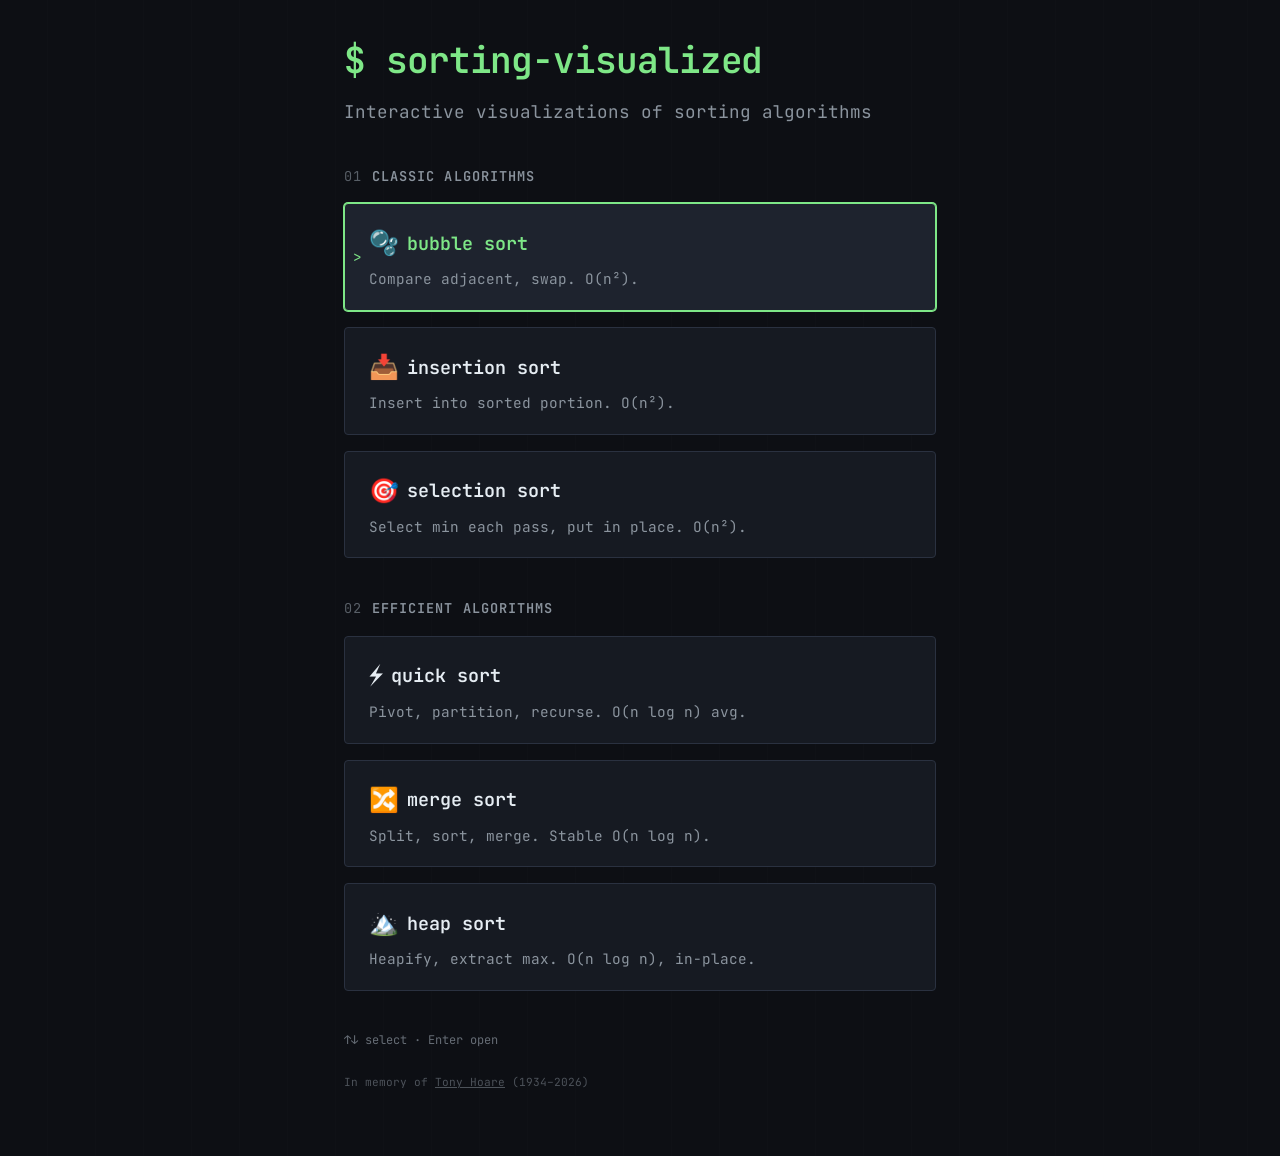
<file: index.html>
<!DOCTYPE html>
<html lang="en">
<head>
  <meta charset="UTF-8">
  <meta name="viewport" content="width=device-width, initial-scale=1.0">
  <title>Sorting Visualized</title>
  <link rel="stylesheet" href="styles.css">
  <link rel="preconnect" href="https://fonts.googleapis.com">
  <link rel="preconnect" href="https://fonts.gstatic.com" crossorigin>
  <link href="https://fonts.googleapis.com/css2?family=JetBrains+Mono:wght@400;600&family=Outfit:wght@400;600;700&display=swap" rel="stylesheet">
</head>
<body>
  <main class="main terminal" id="terminal">
    <h1 class="terminal-title">$ sorting-visualized</h1>
    <p class="subtitle">Interactive visualizations of sorting algorithms</p>

    <section class="section">
      <h2 class="section-title" data-index="01">Classic algorithms</h2>
      <div class="cards">
        <a href="bubble-sort.html" class="card">
          <div class="card-heading"><span class="card-icon">🫧</span> <h3 class="card-title">Bubble Sort</h3></div>
          <p class="card-desc">Compare adjacent, swap. O(n²).</p>
        </a>
        <a href="insertion-sort.html" class="card">
          <div class="card-heading"><span class="card-icon">📥</span> <h3 class="card-title">Insertion Sort</h3></div>
          <p class="card-desc">Insert into sorted portion. O(n²).</p>
        </a>
        <a href="selection-sort.html" class="card">
          <div class="card-heading"><span class="card-icon">🎯</span> <h3 class="card-title">Selection Sort</h3></div>
          <p class="card-desc">Select min each pass, put in place. O(n²).</p>
        </a>
      </div>
    </section>

    <section class="section">
      <h2 class="section-title" data-index="02">Efficient algorithms</h2>
      <div class="cards">
        <a href="quick-sort.html" class="card">
          <div class="card-heading"><span class="card-icon">⚡</span> <h3 class="card-title">Quick Sort</h3></div>
          <p class="card-desc">Pivot, partition, recurse. O(n log n) avg.</p>
        </a>
        <a href="merge-sort.html" class="card">
          <div class="card-heading"><span class="card-icon">🔀</span> <h3 class="card-title">Merge Sort</h3></div>
          <p class="card-desc">Split, sort, merge. Stable O(n log n).</p>
        </a>
        <a href="heap-sort.html" class="card">
          <div class="card-heading"><span class="card-icon">🏔️</span> <h3 class="card-title">Heap Sort</h3></div>
          <p class="card-desc">Heapify, extract max. O(n log n), in-place.</p>
        </a>
      </div>
    </section>

    <p class="terminal-hint">↑↓ select · Enter open</p>
    <p class="terminal-dedication">In memory of <a href="https://en.wikipedia.org/wiki/Tony_Hoare" target="_blank" rel="noopener">Tony Hoare</a> (1934–2026)</p>
  </main>

  <script>
    (function () {
      const main = document.getElementById('terminal');
      const cards = Array.from(document.querySelectorAll('.terminal .card'));
      if (!cards.length) return;

      let selectedIndex = 0;

      function updateSelection() {
        cards.forEach((card, i) => {
          card.classList.toggle('selected', i === selectedIndex);
          if (i === selectedIndex) card.focus({ preventScroll: true });
        });
      }

      document.addEventListener('keydown', function (e) {
        if (!main.contains(document.activeElement)) return;
        if (e.key === 'ArrowDown') {
          e.preventDefault();
          selectedIndex = (selectedIndex + 1) % cards.length;
          updateSelection();
        } else if (e.key === 'ArrowUp') {
          e.preventDefault();
          selectedIndex = (selectedIndex - 1 + cards.length) % cards.length;
          updateSelection();
        } else if (e.key === 'Enter') {
          e.preventDefault();
          window.location.href = cards[selectedIndex].href;
        }
      });

      cards.forEach((card, i) => {
        card.setAttribute('tabindex', '0');
        card.addEventListener('click', () => { selectedIndex = i; updateSelection(); });
      });

      updateSelection();
      main.setAttribute('tabindex', '0');
      main.focus();
    })();
  </script>
</body>
</html>
</file>
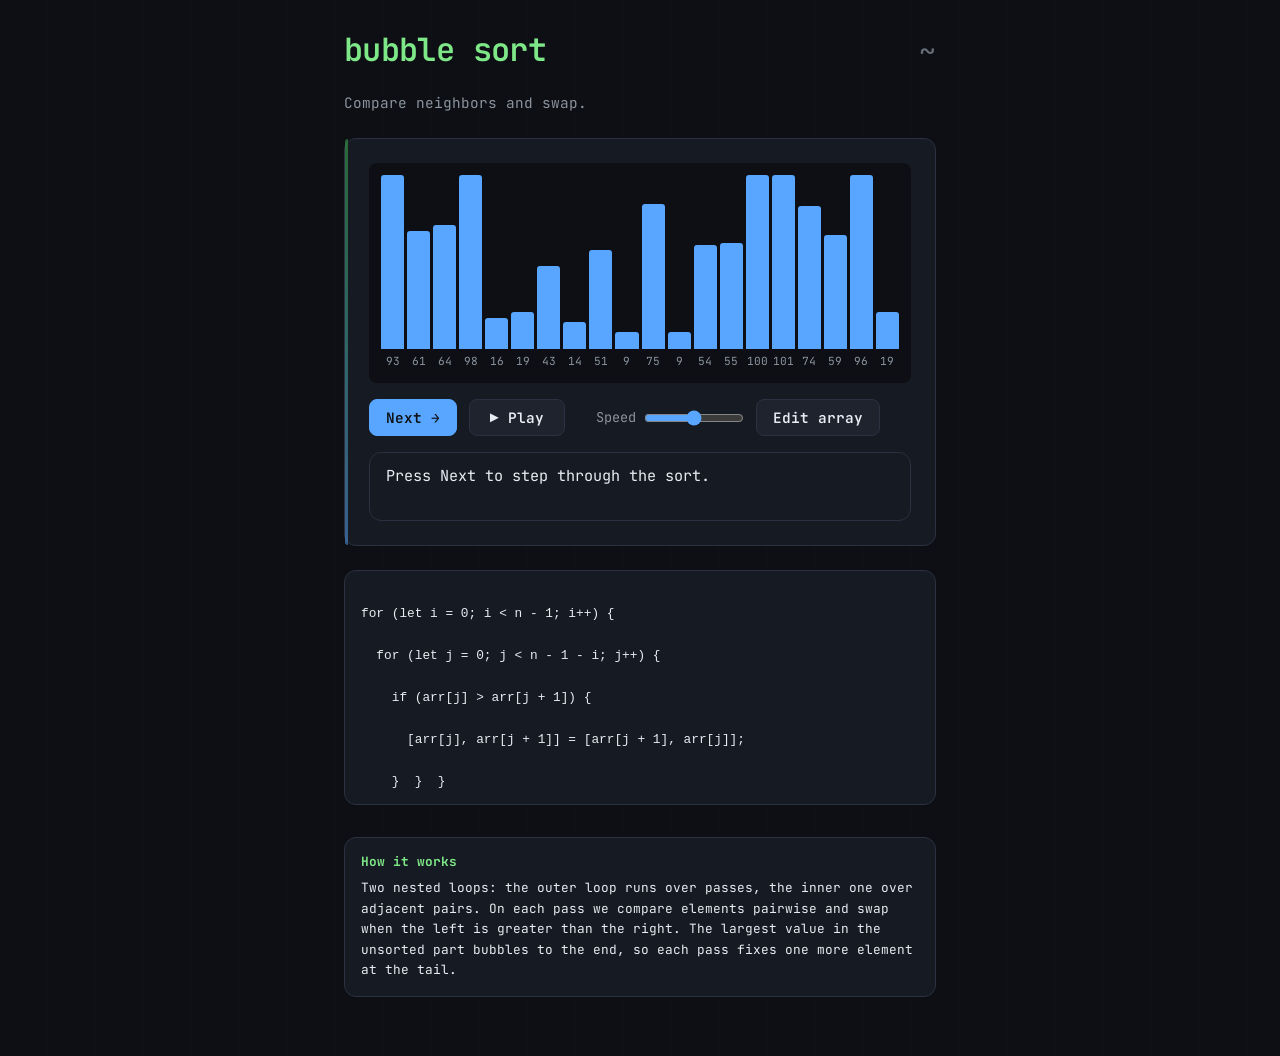
<file: bubble-sort.html>
<!DOCTYPE html>
<html lang="en">
<head>
  <meta charset="UTF-8">
  <meta name="viewport" content="width=device-width, initial-scale=1.0">
  <title>Bubble Sort — Sorting Visualized</title>
  <link rel="stylesheet" href="styles.css">
  <link rel="preconnect" href="https://fonts.googleapis.com">
  <link rel="preconnect" href="https://fonts.gstatic.com" crossorigin>
  <link href="https://fonts.googleapis.com/css2?family=JetBrains+Mono:wght@400;600&family=Outfit:wght@400;600;700&display=swap" rel="stylesheet">
</head>
<body>
  <main class="page-main algorithm-page">
    <div class="page-header">
      <h1 class="page-title">bubble sort</h1>
      <a href="index.html" class="home-icon" aria-label="Back to home">~</a>
    </div>
    <p class="page-desc">Compare neighbors and swap.</p>

    <div class="viz-panel">
      <div class="viz-canvas" id="canvas"></div>
      <div class="controls">
        <div class="controls-row controls-row-first">
          <button type="button" class="btn btn-primary" id="btnNext">Next →</button>
          <button type="button" class="btn" id="btnPlay">▶ Play</button>
        </div>
        <div class="controls-row controls-row-second">
          <div class="slider-wrap">
            <label>Speed</label>
            <input type="range" id="speed" min="1" max="100" value="50">
          </div>
          <button type="button" class="btn array-apply" id="btnSetArray">Edit array</button>
        </div>
        <div class="controls-row controls-row-array">
          <div class="array-edit" id="arrayEdit">
            <label class="array-label" for="arrayInput">Array</label>
            <input
              id="arrayInput"
              class="array-input"
              type="text"
              inputmode="numeric"
              autocomplete="off"
              placeholder="e.g. 5, 2, 9, 1, 7"
            />
          </div>
        </div>
      </div>
      <div class="status-block">
        <p class="status-line" id="status" aria-live="polite"></p>
      </div>
    </div>

    <section class="code-section" aria-label="Algorithm code">
      <div class="code-block">
        <pre class="code-pre"><code id="tscode">
<span class="code-line" data-line="1"><span class="code-line-src">for (let i = 0; i &lt; n - 1; i++) {</span><span class="code-line-vals" data-vals-line="1"></span></span>
<span class="code-line" data-line="2"><span class="code-line-src">  for (let j = 0; j &lt; n - 1 - i; j++) {</span><span class="code-line-vals" data-vals-line="2"></span></span>
<span class="code-line" data-line="3"><span class="code-line-src">    if (arr[j] &gt; arr[j + 1]) {</span><span class="code-line-vals" data-vals-line="3"></span></span>
<span class="code-line" data-line="4"><span class="code-line-src">      [arr[j], arr[j + 1]] = [arr[j + 1], arr[j]];</span><span class="code-line-vals" data-vals-line="4"></span></span>
<span class="code-line" data-line="5"><span class="code-line-src">    }  }  }</span><span class="code-line-vals" data-vals-line="5"></span></span></code></pre>
      </div>
    </section>

    <div class="code-block info-box-how">
      <strong>How it works</strong>
      <p>Two nested loops: the outer loop runs over passes, the inner one over adjacent pairs. On each pass we compare elements pairwise and swap when the left is greater than the right. The largest value in the unsorted part bubbles to the end, so each pass fixes one more element at the tail.</p>
    </div>
  </main>

  <script>
    const canvas = document.getElementById('canvas');
    const btnPlay = document.getElementById('btnPlay');
    const btnNext = document.getElementById('btnNext');
    const btnSetArray = document.getElementById('btnSetArray');
    const arrayEdit = document.getElementById('arrayEdit');
    const arrayInput = document.getElementById('arrayInput');
    const speedInput = document.getElementById('speed');
    const statusEl = document.getElementById('status');

    let arr = [];
    let comparing = new Set();
    let sorted = new Set();
    let animationId = null;
    let isRunning = false;
    let stepGenerator = null;

    function randomArray(n) {
      const a = [];
      for (let i = 0; i < n; i++) a.push(Math.floor(Math.random() * 100) + 5);
      return a;
    }

    function render() {
      const max = Math.max(...arr);
      canvas.innerHTML = '';
      arr.forEach((val, i) => {
        const wrapper = document.createElement('div');
        wrapper.className = 'bar-wrapper';

        const bar = document.createElement('div');
        bar.className = 'bar';
        if (sorted.has(i)) bar.classList.add('sorted');
        else if (comparing.has(i)) bar.classList.add('compare');
        bar.style.height = `${(val / max) * 100}%`;
        bar.title = `${val} (index ${i})`;

        const label = document.createElement('span');
        label.className = 'bar-label';
        label.textContent = String(val);

        wrapper.appendChild(bar);
        wrapper.appendChild(label);
        canvas.appendChild(wrapper);
      });
    }

    function setStatus(text) {
      statusEl.textContent = text;
    }

    function highlightCode(phase, i, j, a, b) {
      document.querySelectorAll('.code-line.active').forEach(el => el.classList.remove('active'));
      document.querySelectorAll('.code-line-vals').forEach(el => { el.textContent = ''; el.classList.remove('active'); });
      if (!phase) return;
      let line;
      if (phase === 'outer') line = 1;
      else if (phase === 'inner') line = 2;
      else if (phase === 'compare') line = 3;
      else if (phase === 'swap') line = 4;
      else return;
      document.querySelectorAll(`.code-line[data-line="${line}"]`).forEach(el => el.classList.add('active'));
      const setVals = (lineNo, text) => {
        const el = document.querySelector(`.code-line-vals[data-vals-line="${lineNo}"]`);
        if (el) { el.textContent = text; el.classList.add('active'); }
      };
      if (i != null) setVals(1, `i = ${i}`);
      if (j != null) setVals(2, `j = ${j}`);
      if (a != null && b != null) {
        setVals(3, `arr[j]=${a}, arr[j+1]=${b}`);
        if (phase === 'swap') setVals(4, `arr[j]=${a}, arr[j+1]=${b}`);
      }
    }

    function applyArray(newArr) {
      arr = newArr.slice();
      comparing.clear();
      sorted.clear();
      stepGenerator = null;
      setStatus('Press Next to step through the sort.');
      highlightCode(null);
      render();
    }

    function shuffle() {
      if (isRunning) return;
      const n = 20;
      applyArray(randomArray(n));
    }

    function parseArrayInput(text) {
      const raw = text.split(/[,\\s]+/).map(s => s.trim()).filter(Boolean);
      if (!raw.length) return null;
      const nums = raw.map(Number);
      if (nums.some(n => Number.isNaN(n))) return null;
      if (nums.length < 2 || nums.length > 40) return null;
      return nums;
    }

    function stepNext() {
      if (isRunning) return;
      if (!stepGenerator) stepGenerator = bubbleSort();
      const { done } = stepGenerator.next();
      if (done) {
        stepGenerator = null;
        highlightCode(null);
      }
      render();
    }

    function* bubbleSort() {
      const n = arr.length;
      for (let i = 0; i < n - 1; i++) {
        const iter = i + 1;
        setStatus(`Iteration ${iter}: starting outer loop\nWe will compare all adjacent pairs for this pass.`);
        highlightCode('outer', i, null, null, null);
        render();
        yield;
        for (let j = 0; j < n - 1 - i; j++) {
          const comp = j + 1;
          setStatus(`Iteration ${iter}, comparison ${comp}: moving inner loop\nNow j = ${j}.`);
          highlightCode('inner', i, j, null, null);
          render();
          yield;
          const a = arr[j];
          const b = arr[j + 1];
          comparing.clear();
          comparing.add(j);
          comparing.add(j + 1);
          const header = `Iteration ${iter}, comparison ${comp}: comparing ${a} and ${b}`;
          const outcome = a > b
            ? 'First is larger, swapping.'
            : 'First is not larger, order is fine.';
          setStatus(`${header}\n${outcome}`);
          highlightCode('compare', i, j, a, b);
          render();
          yield;
          if (arr[j] > arr[j + 1]) {
            highlightCode('swap', i, j, a, b);
            [arr[j], arr[j + 1]] = [arr[j + 1], arr[j]];
            render();
            yield;
          }
        }
        sorted.add(n - 1 - i);
      }
      sorted.add(0);
      comparing.clear();
      setStatus('Done: array is sorted.');
      highlightCode(null);
      render();
    }

    function run() {
      if (isRunning) return;
      isRunning = true;
      btnPlay.textContent = '⏸ Pause';
      btnPlay.onclick = pause;
      if (!stepGenerator) stepGenerator = bubbleSort();
      const delay = () => 200 - (speedInput.value * 1.8);

      function step() {
        const { value, done } = stepGenerator.next();
        if (done) {
          isRunning = false;
          btnPlay.textContent = '▶ Play';
          btnPlay.onclick = run;
          stepGenerator = null;
          highlightCode(null);
          return;
        }
        animationId = setTimeout(step, delay());
      }
      step();
    }

    function pause() {
      if (animationId) clearTimeout(animationId);
      animationId = null;
      isRunning = false;
      btnPlay.textContent = '▶ Play';
      btnPlay.onclick = run;
    }

    btnPlay.onclick = run;
    btnNext.onclick = stepNext;
    btnSetArray.onclick = () => {
      if (isRunning) return;
      const isVisible = arrayEdit.classList.contains('visible');
      if (!isVisible) {
        arrayEdit.classList.add('visible');
        arrayInput.value = arr.join(', ');
        setStatus('Edit the numbers (2–40 values, comma or space separated), then press Edit array again.');
        arrayInput.focus();
        return;
      }
      const parsed = parseArrayInput(arrayInput.value);
      if (!parsed) {
        setStatus('Invalid input: use 2–40 comma- or space-separated numbers.');
        return;
      }
      applyArray(parsed);
      arrayEdit.classList.remove('visible');
    };
    arrayInput.addEventListener('keydown', (event) => {
      if (event.key === 'Enter') {
        event.preventDefault();
        btnSetArray.click();
      }
    });
    shuffle();
  </script>
</body>
</html>
</file>
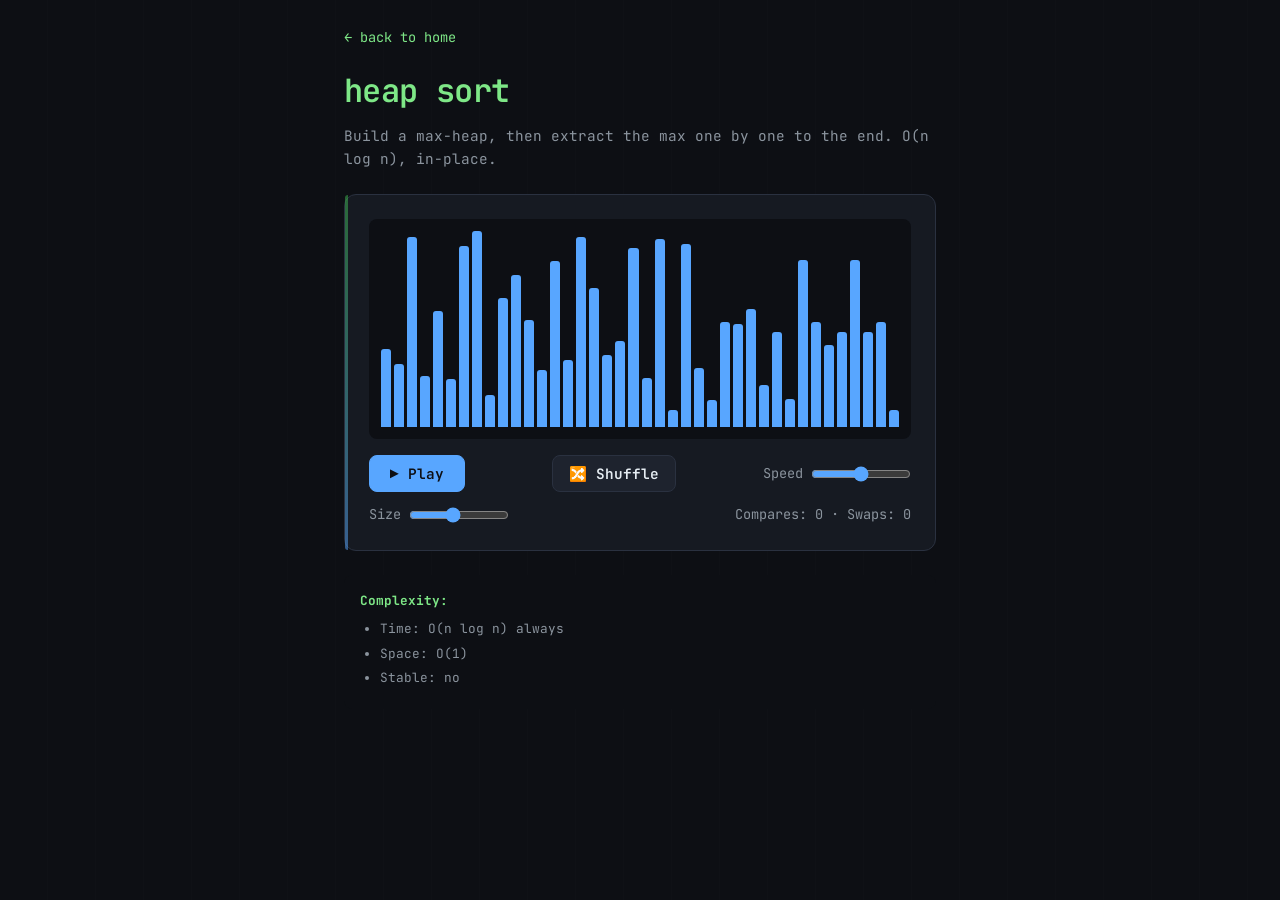
<file: heap-sort.html>
<!DOCTYPE html>
<html lang="en">
<head>
  <meta charset="UTF-8">
  <meta name="viewport" content="width=device-width, initial-scale=1.0">
  <title>Heap Sort — Sorting Visualized</title>
  <link rel="stylesheet" href="styles.css">
  <link rel="preconnect" href="https://fonts.googleapis.com">
  <link rel="preconnect" href="https://fonts.gstatic.com" crossorigin>
  <link href="https://fonts.googleapis.com/css2?family=JetBrains+Mono:wght@400;600&family=Outfit:wght@400;600;700&display=swap" rel="stylesheet">
</head>
<body>
  <main class="page-main algorithm-page">
    <a href="index.html" class="back-link">← back to home</a>
    <h1 class="page-title">heap sort</h1>
    <p class="page-desc">Build a max-heap, then extract the max one by one to the end. O(n log n), in-place.</p>

    <div class="viz-panel">
      <div class="viz-canvas" id="canvas"></div>
      <div class="controls">
        <button type="button" class="btn btn-primary" id="btnPlay">▶ Play</button>
        <button type="button" class="btn" id="btnShuffle">🔀 Shuffle</button>
        <div class="slider-wrap">
          <label>Speed</label>
          <input type="range" id="speed" min="1" max="100" value="50">
        </div>
        <div class="slider-wrap">
          <label>Size</label>
          <input type="range" id="size" min="10" max="80" value="40">
        </div>
        <span class="slider-wrap" id="stats">Compares: 0 · Swaps: 0</span>
      </div>
    </div>

    <div class="info-box">
      <strong>Complexity:</strong>
      <ul>
        <li>Time: O(n log n) always</li>
        <li>Space: O(1)</li>
        <li>Stable: no</li>
      </ul>
    </div>
  </main>

  <script>
    const canvas = document.getElementById('canvas');
    const btnPlay = document.getElementById('btnPlay');
    const btnShuffle = document.getElementById('btnShuffle');
    const speedInput = document.getElementById('speed');
    const sizeInput = document.getElementById('size');
    const statsEl = document.getElementById('stats');

    let arr = [];
    let comparing = new Set();
    let sorted = new Set();
    let heapEnd = -1;
    let compareCount = 0;
    let swapCount = 0;
    let animationId = null;
    let isRunning = false;

    function randomArray(n) {
      const a = [];
      for (let i = 0; i < n; i++) a.push(Math.floor(Math.random() * 100) + 5);
      return a;
    }

    function render() {
      const max = Math.max(...arr);
      canvas.innerHTML = '';
      arr.forEach((val, i) => {
        const bar = document.createElement('div');
        bar.className = 'bar';
        if (sorted.has(i)) bar.classList.add('sorted');
        else if (comparing.has(i)) bar.classList.add('compare');
        bar.style.height = `${(val / max) * 100}%`;
        bar.title = `${val} (index ${i})`;
        canvas.appendChild(bar);
      });
    }

    function updateStats() {
      statsEl.textContent = `Compares: ${compareCount} · Swaps: ${swapCount}`;
    }

    function shuffle() {
      if (isRunning) return;
      const n = parseInt(sizeInput.value, 10);
      arr = randomArray(n);
      comparing.clear();
      sorted.clear();
      heapEnd = -1;
      compareCount = 0;
      swapCount = 0;
      updateStats();
      render();
    }

    function* heapify(n, i) {
      let largest = i;
      const left = 2 * i + 1;
      const right = 2 * i + 2;
      if (left < n) {
        comparing.clear();
        comparing.add(largest);
        comparing.add(left);
        compareCount++;
        updateStats();
        render();
        yield;
        if (arr[left] > arr[largest]) largest = left;
      }
      if (right < n) {
        comparing.clear();
        comparing.add(largest);
        comparing.add(right);
        compareCount++;
        updateStats();
        render();
        yield;
        if (arr[right] > arr[largest]) largest = right;
      }
      if (largest !== i) {
        [arr[i], arr[largest]] = [arr[largest], arr[i]];
        swapCount++;
        updateStats();
        render();
        yield;
        yield* heapify(n, largest);
      }
    }

    function* heapSort() {
      const n = arr.length;
      for (let i = Math.floor(n / 2) - 1; i >= 0; i--) {
        yield* heapify(n, i);
      }
      for (let end = n - 1; end > 0; end--) {
        [arr[0], arr[end]] = [arr[end], arr[0]];
        swapCount++;
        sorted.add(end);
        updateStats();
        render();
        yield;
        yield* heapify(end, 0);
      }
      sorted.add(0);
      comparing.clear();
      render();
    }

    function run() {
      if (isRunning) return;
      isRunning = true;
      btnPlay.textContent = '⏸ Pause';
      btnPlay.onclick = pause;
      const gen = heapSort();
      const delay = () => 200 - (speedInput.value * 1.8);

      function step() {
        const { done } = gen.next();
        if (done) {
          isRunning = false;
          btnPlay.textContent = '▶ Play';
          btnPlay.onclick = run;
          return;
        }
        animationId = setTimeout(step, delay());
      }
      step();
    }

    function pause() {
      if (animationId) clearTimeout(animationId);
      animationId = null;
      isRunning = false;
      btnPlay.textContent = '▶ Play';
      btnPlay.onclick = run;
    }

    btnPlay.onclick = run;
    btnShuffle.onclick = shuffle;
    sizeInput.addEventListener('input', () => { if (!isRunning) shuffle(); });

    shuffle();
  </script>
</body>
</html>
</file>
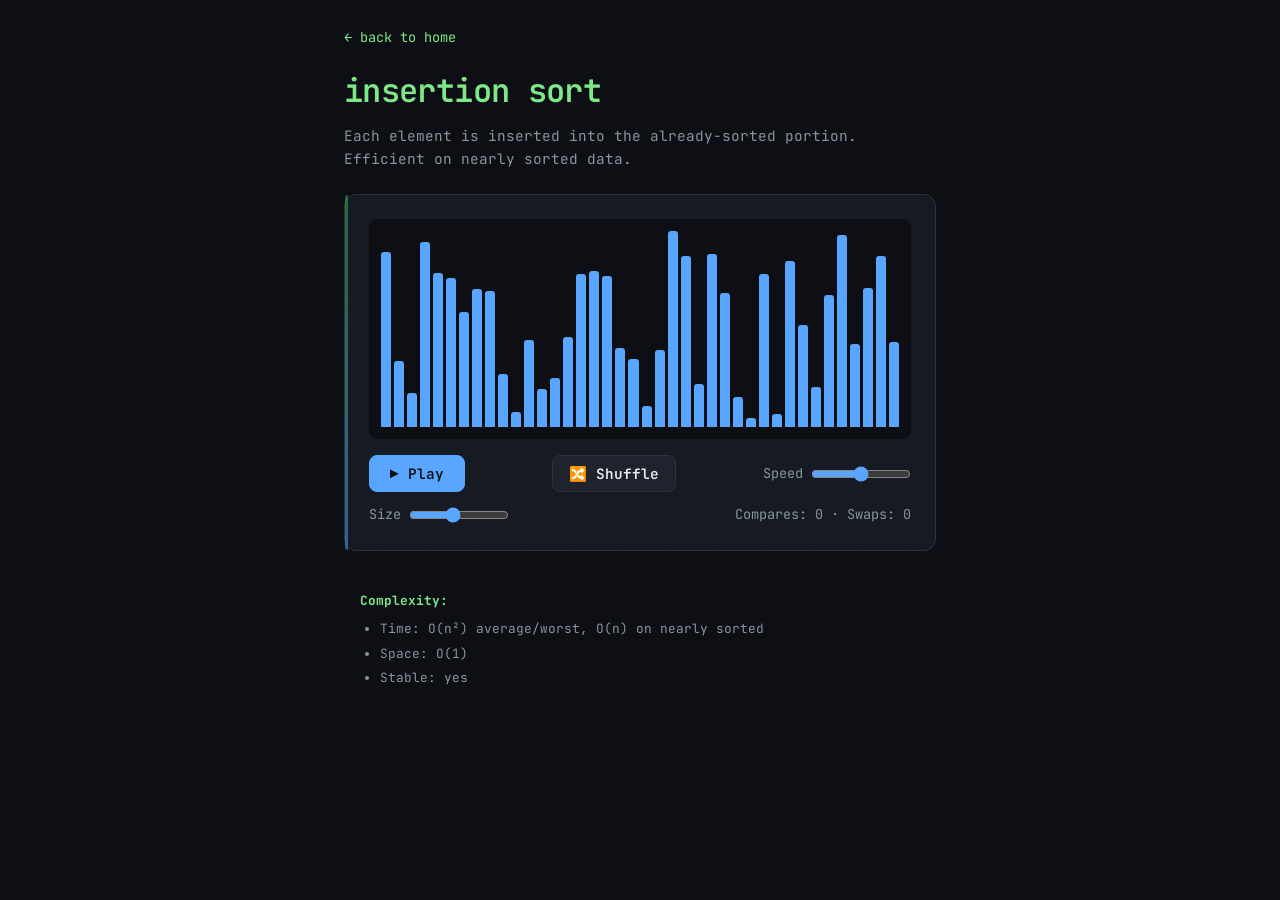
<file: insertion-sort.html>
<!DOCTYPE html>
<html lang="en">
<head>
  <meta charset="UTF-8">
  <meta name="viewport" content="width=device-width, initial-scale=1.0">
  <title>Insertion Sort — Sorting Visualized</title>
  <link rel="stylesheet" href="styles.css">
  <link rel="preconnect" href="https://fonts.googleapis.com">
  <link rel="preconnect" href="https://fonts.gstatic.com" crossorigin>
  <link href="https://fonts.googleapis.com/css2?family=JetBrains+Mono:wght@400;600&family=Outfit:wght@400;600;700&display=swap" rel="stylesheet">
</head>
<body>
  <main class="page-main algorithm-page">
    <a href="index.html" class="back-link">← back to home</a>
    <h1 class="page-title">insertion sort</h1>
    <p class="page-desc">Each element is inserted into the already-sorted portion. Efficient on nearly sorted data.</p>

    <div class="viz-panel">
      <div class="viz-canvas" id="canvas"></div>
      <div class="controls">
        <button type="button" class="btn btn-primary" id="btnPlay">▶ Play</button>
        <button type="button" class="btn" id="btnShuffle">🔀 Shuffle</button>
        <div class="slider-wrap">
          <label>Speed</label>
          <input type="range" id="speed" min="1" max="100" value="50">
        </div>
        <div class="slider-wrap">
          <label>Size</label>
          <input type="range" id="size" min="10" max="80" value="40">
        </div>
        <span class="slider-wrap" id="stats">Compares: 0 · Swaps: 0</span>
      </div>
    </div>

    <div class="info-box">
      <strong>Complexity:</strong>
      <ul>
        <li>Time: O(n²) average/worst, O(n) on nearly sorted</li>
        <li>Space: O(1)</li>
        <li>Stable: yes</li>
      </ul>
    </div>
  </main>

  <script>
    const canvas = document.getElementById('canvas');
    const btnPlay = document.getElementById('btnPlay');
    const btnShuffle = document.getElementById('btnShuffle');
    const speedInput = document.getElementById('speed');
    const sizeInput = document.getElementById('size');
    const statsEl = document.getElementById('stats');

    let arr = [];
    let comparing = new Set();
    let sorted = new Set();
    let compareCount = 0;
    let swapCount = 0;
    let animationId = null;
    let isRunning = false;

    function randomArray(n) {
      const a = [];
      for (let i = 0; i < n; i++) a.push(Math.floor(Math.random() * 100) + 5);
      return a;
    }

    function render() {
      const max = Math.max(...arr);
      canvas.innerHTML = '';
      arr.forEach((val, i) => {
        const bar = document.createElement('div');
        bar.className = 'bar';
        if (sorted.has(i)) bar.classList.add('sorted');
        else if (comparing.has(i)) bar.classList.add('compare');
        bar.style.height = `${(val / max) * 100}%`;
        bar.title = `${val} (index ${i})`;
        canvas.appendChild(bar);
      });
    }

    function updateStats() {
      statsEl.textContent = `Compares: ${compareCount} · Swaps: ${swapCount}`;
    }

    function shuffle() {
      if (isRunning) return;
      const n = parseInt(sizeInput.value, 10);
      arr = randomArray(n);
      comparing.clear();
      sorted.clear();
      compareCount = 0;
      swapCount = 0;
      updateStats();
      render();
    }

    function* insertionSort() {
      const n = arr.length;
      sorted.add(0);
      for (let i = 1; i < n; i++) {
        const key = arr[i];
        let j = i - 1;
        while (j >= 0) {
          comparing.clear();
          comparing.add(j);
          comparing.add(j + 1);
          compareCount++;
          updateStats();
          render();
          yield;
          if (arr[j] > key) {
            arr[j + 1] = arr[j];
            swapCount++;
            updateStats();
            render();
            yield;
            j--;
          } else break;
        }
        arr[j + 1] = key;
        for (let k = 0; k <= i; k++) sorted.add(k);
        comparing.clear();
        render();
        yield;
      }
      comparing.clear();
      render();
    }

    function run() {
      if (isRunning) return;
      isRunning = true;
      btnPlay.textContent = '⏸ Pause';
      btnPlay.onclick = pause;
      const gen = insertionSort();
      const delay = () => 200 - (speedInput.value * 1.8);

      function step() {
        const { done } = gen.next();
        if (done) {
          isRunning = false;
          btnPlay.textContent = '▶ Play';
          btnPlay.onclick = run;
          return;
        }
        animationId = setTimeout(step, delay());
      }
      step();
    }

    function pause() {
      if (animationId) clearTimeout(animationId);
      animationId = null;
      isRunning = false;
      btnPlay.textContent = '▶ Play';
      btnPlay.onclick = run;
    }

    btnPlay.onclick = run;
    btnShuffle.onclick = shuffle;
    sizeInput.addEventListener('input', () => { if (!isRunning) shuffle(); });

    shuffle();
  </script>
</body>
</html>
</file>
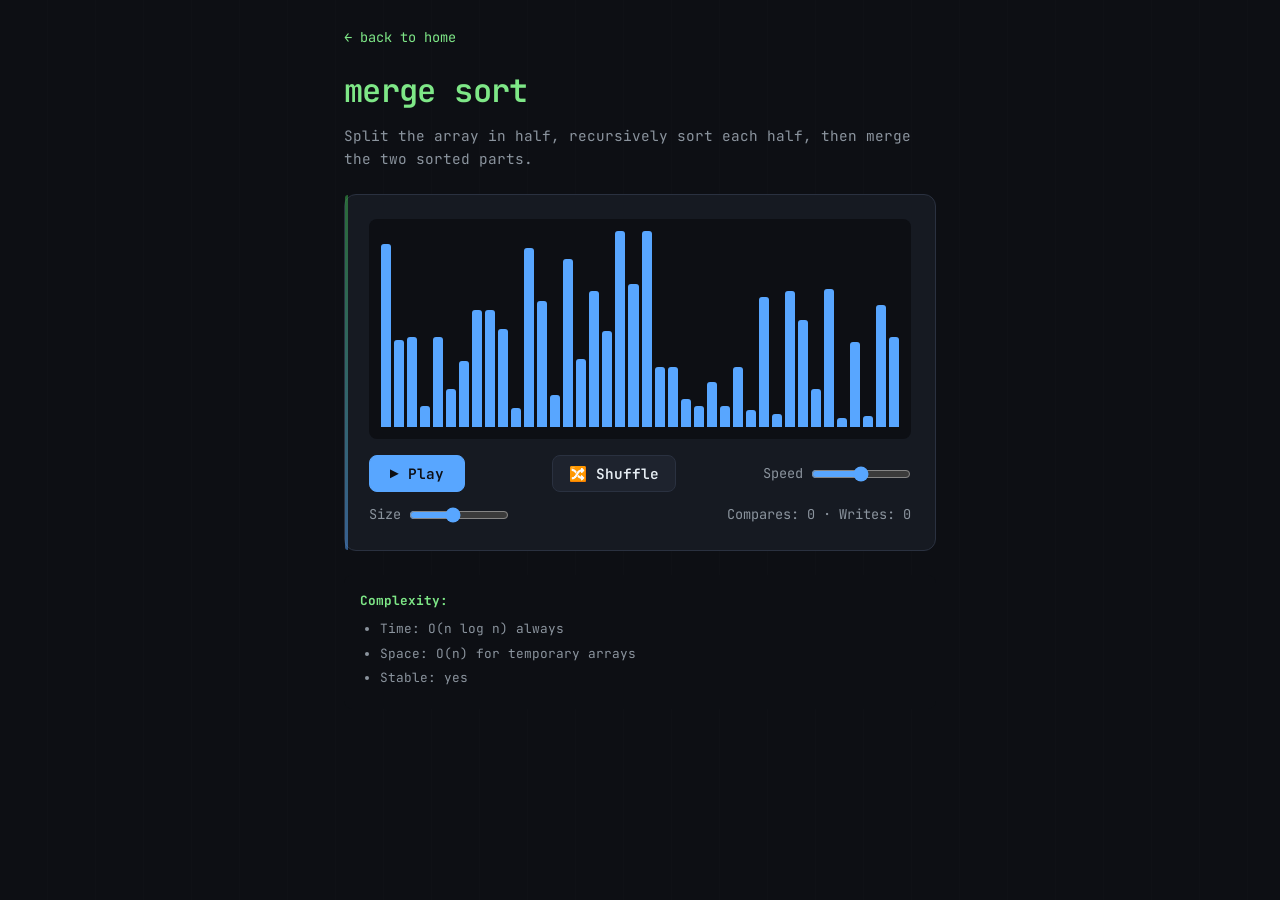
<file: merge-sort.html>
<!DOCTYPE html>
<html lang="en">
<head>
  <meta charset="UTF-8">
  <meta name="viewport" content="width=device-width, initial-scale=1.0">
  <title>Merge Sort — Sorting Visualized</title>
  <link rel="stylesheet" href="styles.css">
  <link rel="preconnect" href="https://fonts.googleapis.com">
  <link rel="preconnect" href="https://fonts.gstatic.com" crossorigin>
  <link href="https://fonts.googleapis.com/css2?family=JetBrains+Mono:wght@400;600&family=Outfit:wght@400;600;700&display=swap" rel="stylesheet">
</head>
<body>
  <main class="page-main algorithm-page">
    <a href="index.html" class="back-link">← back to home</a>
    <h1 class="page-title">merge sort</h1>
    <p class="page-desc">Split the array in half, recursively sort each half, then merge the two sorted parts.</p>

    <div class="viz-panel">
      <div class="viz-canvas" id="canvas"></div>
      <div class="controls">
        <button type="button" class="btn btn-primary" id="btnPlay">▶ Play</button>
        <button type="button" class="btn" id="btnShuffle">🔀 Shuffle</button>
        <div class="slider-wrap">
          <label>Speed</label>
          <input type="range" id="speed" min="1" max="100" value="50">
        </div>
        <div class="slider-wrap">
          <label>Size</label>
          <input type="range" id="size" min="10" max="80" value="40">
        </div>
        <span class="slider-wrap" id="stats">Compares: 0 · Writes: 0</span>
      </div>
    </div>

    <div class="info-box">
      <strong>Complexity:</strong>
      <ul>
        <li>Time: O(n log n) always</li>
        <li>Space: O(n) for temporary arrays</li>
        <li>Stable: yes</li>
      </ul>
    </div>
  </main>

  <script>
    const canvas = document.getElementById('canvas');
    const btnPlay = document.getElementById('btnPlay');
    const btnShuffle = document.getElementById('btnShuffle');
    const speedInput = document.getElementById('speed');
    const sizeInput = document.getElementById('size');
    const statsEl = document.getElementById('stats');

    let arr = [];
    let comparing = new Set();
    let sorted = new Set();
    let compareCount = 0;
    let writeCount = 0;
    let animationId = null;
    let isRunning = false;

    function randomArray(n) {
      const a = [];
      for (let i = 0; i < n; i++) a.push(Math.floor(Math.random() * 100) + 5);
      return a;
    }

    function render() {
      const max = Math.max(...arr);
      canvas.innerHTML = '';
      arr.forEach((val, i) => {
        const bar = document.createElement('div');
        bar.className = 'bar';
        if (sorted.has(i)) bar.classList.add('sorted');
        else if (comparing.has(i)) bar.classList.add('compare');
        bar.style.height = `${(val / max) * 100}%`;
        bar.title = `${val} (index ${i})`;
        canvas.appendChild(bar);
      });
    }

    function updateStats() {
      statsEl.textContent = `Compares: ${compareCount} · Writes: ${writeCount}`;
    }

    function shuffle() {
      if (isRunning) return;
      const n = parseInt(sizeInput.value, 10);
      arr = randomArray(n);
      comparing.clear();
      sorted.clear();
      compareCount = 0;
      writeCount = 0;
      updateStats();
      render();
    }

    function* merge(left, mid, right) {
      const leftArr = arr.slice(left, mid + 1);
      const rightArr = arr.slice(mid + 1, right + 1);
      let i = 0, j = 0, k = left;
      while (i < leftArr.length && j < rightArr.length) {
        comparing.clear();
        comparing.add(left + i);
        comparing.add(mid + 1 + j);
        compareCount++;
        updateStats();
        render();
        yield;
        if (leftArr[i] <= rightArr[j]) {
          arr[k] = leftArr[i];
          writeCount++;
          i++;
        } else {
          arr[k] = rightArr[j];
          writeCount++;
          j++;
        }
        k++;
        updateStats();
        render();
        yield;
      }
      while (i < leftArr.length) {
        arr[k] = leftArr[i];
        writeCount++;
        i++;
        k++;
        render();
        yield;
      }
      while (j < rightArr.length) {
        arr[k] = rightArr[j];
        writeCount++;
        j++;
        k++;
        render();
        yield;
      }
      for (let idx = left; idx <= right; idx++) sorted.add(idx);
      comparing.clear();
      render();
      yield;
    }

    function* mergeSortGen(left, right) {
      if (left >= right) {
        sorted.add(left);
        return;
      }
      const mid = Math.floor((left + right) / 2);
      yield* mergeSortGen(left, mid);
      yield* mergeSortGen(mid + 1, right);
      yield* merge(left, mid, right);
    }

    function run() {
      if (isRunning) return;
      sorted.clear();
      isRunning = true;
      btnPlay.textContent = '⏸ Pause';
      btnPlay.onclick = pause;
      const gen = mergeSortGen(0, arr.length - 1);
      const delay = () => 200 - (speedInput.value * 1.8);

      function step() {
        const { done } = gen.next();
        if (done) {
          for (let i = 0; i < arr.length; i++) sorted.add(i);
          comparing.clear();
          render();
          isRunning = false;
          btnPlay.textContent = '▶ Play';
          btnPlay.onclick = run;
          return;
        }
        animationId = setTimeout(step, delay());
      }
      step();
    }

    function pause() {
      if (animationId) clearTimeout(animationId);
      animationId = null;
      isRunning = false;
      btnPlay.textContent = '▶ Play';
      btnPlay.onclick = run;
    }

    btnPlay.onclick = run;
    btnShuffle.onclick = shuffle;
    sizeInput.addEventListener('input', () => { if (!isRunning) shuffle(); });

    shuffle();
  </script>
</body>
</html>
</file>
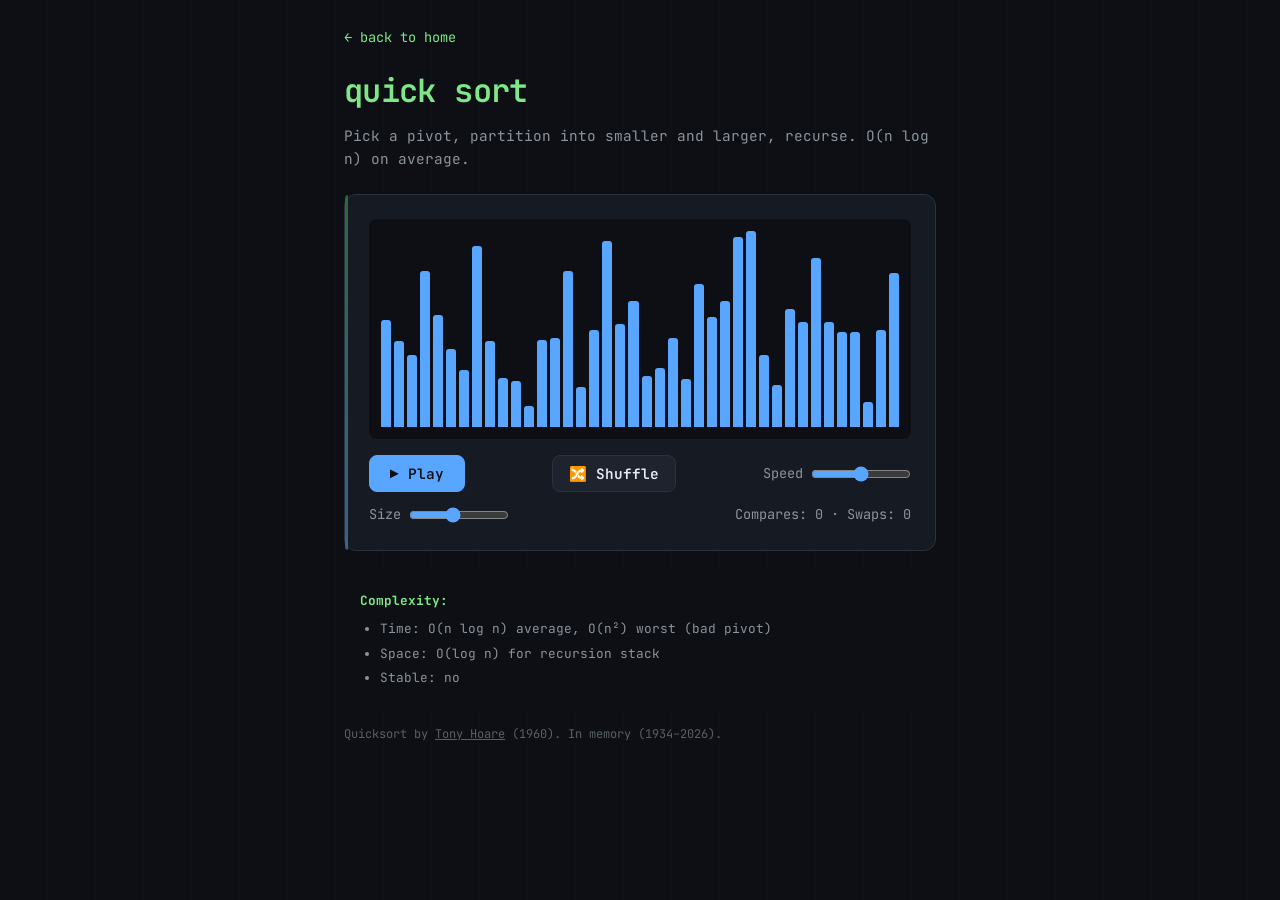
<file: quick-sort.html>
<!DOCTYPE html>
<html lang="en">
<head>
  <meta charset="UTF-8">
  <meta name="viewport" content="width=device-width, initial-scale=1.0">
  <title>Quick Sort — Sorting Visualized</title>
  <link rel="stylesheet" href="styles.css">
  <link rel="preconnect" href="https://fonts.googleapis.com">
  <link rel="preconnect" href="https://fonts.gstatic.com" crossorigin>
  <link href="https://fonts.googleapis.com/css2?family=JetBrains+Mono:wght@400;600&family=Outfit:wght@400;600;700&display=swap" rel="stylesheet">
</head>
<body>
  <main class="page-main algorithm-page">
    <a href="index.html" class="back-link">← back to home</a>
    <h1 class="page-title">quick sort</h1>
    <p class="page-desc">Pick a pivot, partition into smaller and larger, recurse. O(n log n) on average.</p>

    <div class="viz-panel">
      <div class="viz-canvas" id="canvas"></div>
      <div class="controls">
        <button type="button" class="btn btn-primary" id="btnPlay">▶ Play</button>
        <button type="button" class="btn" id="btnShuffle">🔀 Shuffle</button>
        <div class="slider-wrap">
          <label>Speed</label>
          <input type="range" id="speed" min="1" max="100" value="50">
        </div>
        <div class="slider-wrap">
          <label>Size</label>
          <input type="range" id="size" min="10" max="80" value="40">
        </div>
        <span class="slider-wrap" id="stats">Compares: 0 · Swaps: 0</span>
      </div>
    </div>

    <div class="info-box">
      <strong>Complexity:</strong>
      <ul>
        <li>Time: O(n log n) average, O(n²) worst (bad pivot)</li>
        <li>Space: O(log n) for recursion stack</li>
        <li>Stable: no</li>
      </ul>
    </div>
    <p class="page-dedication">Quicksort by <a href="https://en.wikipedia.org/wiki/Tony_Hoare" target="_blank" rel="noopener">Tony Hoare</a> (1960). In memory (1934–2026).</p>
  </main>

  <script>
    const canvas = document.getElementById('canvas');
    const btnPlay = document.getElementById('btnPlay');
    const btnShuffle = document.getElementById('btnShuffle');
    const speedInput = document.getElementById('speed');
    const sizeInput = document.getElementById('size');
    const statsEl = document.getElementById('stats');

    let arr = [];
    let comparing = new Set();
    let pivotIdx = -1;
    let sorted = new Set();
    let compareCount = 0;
    let swapCount = 0;
    let animationId = null;
    let isRunning = false;

    function randomArray(n) {
      const a = [];
      for (let i = 0; i < n; i++) a.push(Math.floor(Math.random() * 100) + 5);
      return a;
    }

    function render() {
      const max = Math.max(...arr);
      canvas.innerHTML = '';
      arr.forEach((val, i) => {
        const bar = document.createElement('div');
        bar.className = 'bar';
        if (sorted.has(i)) bar.classList.add('sorted');
        else if (i === pivotIdx) bar.classList.add('pivot');
        else if (comparing.has(i)) bar.classList.add('compare');
        bar.style.height = `${(val / max) * 100}%`;
        bar.title = `${val} (index ${i})`;
        canvas.appendChild(bar);
      });
    }

    function updateStats() {
      statsEl.textContent = `Compares: ${compareCount} · Swaps: ${swapCount}`;
    }

    function shuffle() {
      if (isRunning) return;
      const n = parseInt(sizeInput.value, 10);
      arr = randomArray(n);
      comparing.clear();
      sorted.clear();
      pivotIdx = -1;
      compareCount = 0;
      swapCount = 0;
      updateStats();
      render();
    }

    function* partition(low, high) {
      const pivot = arr[high];
      pivotIdx = high;
      let i = low - 1;
      for (let j = low; j < high; j++) {
        comparing.clear();
        comparing.add(j);
        comparing.add(high);
        compareCount++;
        updateStats();
        render();
        yield;
        if (arr[j] <= pivot) {
          i++;
          [arr[i], arr[j]] = [arr[j], arr[i]];
          if (i !== j) swapCount++;
          updateStats();
          render();
          yield;
        }
      }
      [arr[i + 1], arr[high]] = [arr[high], arr[i + 1]];
      swapCount++;
      pivotIdx = -1;
      comparing.clear();
      render();
      yield;
      return i + 1;
    }

    function* quickSortGen(low, high) {
      if (low >= high) {
        if (low === high) sorted.add(low);
        return;
      }
      const pi = yield* partition(low, high);
      sorted.add(pi);
      yield* quickSortGen(low, pi - 1);
      yield* quickSortGen(pi + 1, high);
    }

    function* runQuickSort() {
      yield* quickSortGen(0, arr.length - 1);
    }

    function run() {
      if (isRunning) return;
      isRunning = true;
      btnPlay.textContent = '⏸ Pause';
      btnPlay.onclick = pause;
      const gen = runQuickSort();
      const delay = () => 200 - (speedInput.value * 1.8);

      function step() {
        const { done } = gen.next();
        if (done) {
          for (let i = 0; i < arr.length; i++) sorted.add(i);
          render();
          isRunning = false;
          btnPlay.textContent = '▶ Play';
          btnPlay.onclick = run;
          return;
        }
        animationId = setTimeout(step, delay());
      }
      step();
    }

    function pause() {
      if (animationId) clearTimeout(animationId);
      animationId = null;
      isRunning = false;
      btnPlay.textContent = '▶ Play';
      btnPlay.onclick = run;
    }

    btnPlay.onclick = run;
    btnShuffle.onclick = shuffle;
    sizeInput.addEventListener('input', () => { if (!isRunning) shuffle(); });

    shuffle();
  </script>
</body>
</html>
</file>
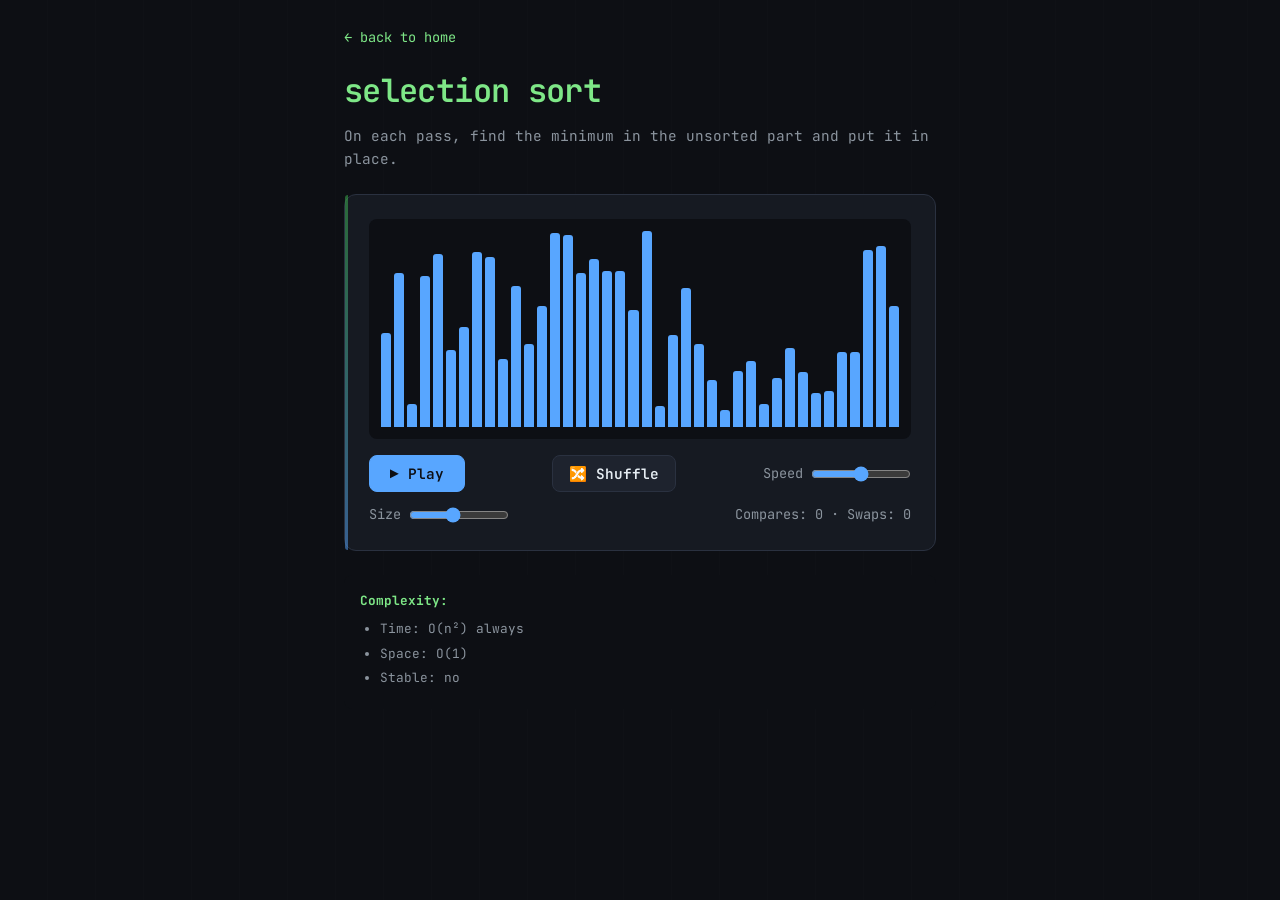
<file: selection-sort.html>
<!DOCTYPE html>
<html lang="en">
<head>
  <meta charset="UTF-8">
  <meta name="viewport" content="width=device-width, initial-scale=1.0">
  <title>Selection Sort — Sorting Visualized</title>
  <link rel="stylesheet" href="styles.css">
  <link rel="preconnect" href="https://fonts.googleapis.com">
  <link rel="preconnect" href="https://fonts.gstatic.com" crossorigin>
  <link href="https://fonts.googleapis.com/css2?family=JetBrains+Mono:wght@400;600&family=Outfit:wght@400;600;700&display=swap" rel="stylesheet">
</head>
<body>
  <main class="page-main algorithm-page">
    <a href="index.html" class="back-link">← back to home</a>
    <h1 class="page-title">selection sort</h1>
    <p class="page-desc">On each pass, find the minimum in the unsorted part and put it in place.</p>

    <div class="viz-panel">
      <div class="viz-canvas" id="canvas"></div>
      <div class="controls">
        <button type="button" class="btn btn-primary" id="btnPlay">▶ Play</button>
        <button type="button" class="btn" id="btnShuffle">🔀 Shuffle</button>
        <div class="slider-wrap">
          <label>Speed</label>
          <input type="range" id="speed" min="1" max="100" value="50">
        </div>
        <div class="slider-wrap">
          <label>Size</label>
          <input type="range" id="size" min="10" max="80" value="40">
        </div>
        <span class="slider-wrap" id="stats">Compares: 0 · Swaps: 0</span>
      </div>
    </div>

    <div class="info-box">
      <strong>Complexity:</strong>
      <ul>
        <li>Time: O(n²) always</li>
        <li>Space: O(1)</li>
        <li>Stable: no</li>
      </ul>
    </div>
  </main>

  <script>
    const canvas = document.getElementById('canvas');
    const btnPlay = document.getElementById('btnPlay');
    const btnShuffle = document.getElementById('btnShuffle');
    const speedInput = document.getElementById('speed');
    const sizeInput = document.getElementById('size');
    const statsEl = document.getElementById('stats');

    let arr = [];
    let comparing = new Set();
    let sorted = new Set();
    let compareCount = 0;
    let swapCount = 0;
    let animationId = null;
    let isRunning = false;

    function randomArray(n) {
      const a = [];
      for (let i = 0; i < n; i++) a.push(Math.floor(Math.random() * 100) + 5);
      return a;
    }

    function render() {
      const max = Math.max(...arr);
      canvas.innerHTML = '';
      arr.forEach((val, i) => {
        const bar = document.createElement('div');
        bar.className = 'bar';
        if (sorted.has(i)) bar.classList.add('sorted');
        else if (comparing.has(i)) bar.classList.add('compare');
        bar.style.height = `${(val / max) * 100}%`;
        bar.title = `${val} (index ${i})`;
        canvas.appendChild(bar);
      });
    }

    function updateStats() {
      statsEl.textContent = `Compares: ${compareCount} · Swaps: ${swapCount}`;
    }

    function shuffle() {
      if (isRunning) return;
      const n = parseInt(sizeInput.value, 10);
      arr = randomArray(n);
      comparing.clear();
      sorted.clear();
      compareCount = 0;
      swapCount = 0;
      updateStats();
      render();
    }

    function* selectionSort() {
      const n = arr.length;
      for (let i = 0; i < n - 1; i++) {
        let minIdx = i;
        for (let j = i + 1; j < n; j++) {
          comparing.clear();
          comparing.add(i);
          comparing.add(j);
          comparing.add(minIdx);
          compareCount++;
          updateStats();
          render();
          yield;
          if (arr[j] < arr[minIdx]) minIdx = j;
        }
        if (minIdx !== i) {
          [arr[i], arr[minIdx]] = [arr[minIdx], arr[i]];
          swapCount++;
          updateStats();
          render();
          yield;
        }
        sorted.add(i);
        comparing.clear();
        render();
        yield;
      }
      sorted.add(n - 1);
      comparing.clear();
      render();
    }

    function run() {
      if (isRunning) return;
      isRunning = true;
      btnPlay.textContent = '⏸ Pause';
      btnPlay.onclick = pause;
      const gen = selectionSort();
      const delay = () => 200 - (speedInput.value * 1.8);

      function step() {
        const { done } = gen.next();
        if (done) {
          isRunning = false;
          btnPlay.textContent = '▶ Play';
          btnPlay.onclick = run;
          return;
        }
        animationId = setTimeout(step, delay());
      }
      step();
    }

    function pause() {
      if (animationId) clearTimeout(animationId);
      animationId = null;
      isRunning = false;
      btnPlay.textContent = '▶ Play';
      btnPlay.onclick = run;
    }

    btnPlay.onclick = run;
    btnShuffle.onclick = shuffle;
    sizeInput.addEventListener('input', () => { if (!isRunning) shuffle(); });

    shuffle();
  </script>
</body>
</html>
</file>
<file: styles.css>
:root {
  --bg: #0d0f14;
  --surface: #161a22;
  --surface-hover: #1e232e;
  --border: #2a3140;
  --text: #e6edf3;
  --text-muted: #8b949e;
  --accent: #58a6ff;
  --accent-dim: #388bfd66;
  --success: #3fb950;
  --highlight: #f0883e;
  --terminal-prompt: #7ee787;
  --radius: 12px;
  --font-sans: 'Outfit', system-ui, sans-serif;
  --font-mono: 'JetBrains Mono', ui-monospace, SFMono-Regular, Menlo, Monaco, Consolas, "Liberation Mono", "Courier New", monospace;
}

* {
  box-sizing: border-box;
  margin: 0;
  padding: 0;
}

body {
  font-family: var(--font-sans);
  background: var(--bg);
  color: var(--text);
  min-height: 100vh;
  line-height: 1.6;
  /* subtle “array indices” vertical lines */
  background-image: repeating-linear-gradient(
    90deg,
    transparent 0,
    transparent calc(var(--grid-size) - 1px),
    rgba(255, 255, 255, 0.015) var(--grid-size)
  );
  --grid-size: 48px;
}

.main {
  max-width: 640px;
  margin: 0 auto;
  padding: 2rem 1.5rem 4rem;
}

.title {
  font-family: var(--font-mono);
  font-size: 2.25rem;
  font-weight: 600;
  margin-bottom: 0.5rem;
  letter-spacing: -0.03em;
}

.subtitle {
  color: var(--text-muted);
  font-size: 1.1rem;
  margin-bottom: 2.5rem;
}

.section {
  margin-bottom: 2.5rem;
}

.section-title {
  font-size: 0.85rem;
  font-weight: 600;
  text-transform: uppercase;
  letter-spacing: 0.08em;
  color: var(--text-muted);
  margin-bottom: 1rem;
  display: flex;
  align-items: center;
  gap: 0.6rem;
}

.section-title::before {
  font-family: var(--font-mono);
  font-weight: 400;
  content: attr(data-index);
  opacity: 0.6;
}

.cards {
  display: grid;
  gap: 1rem;
}

.card {
  display: block;
  position: relative;
  background: var(--surface);
  border: 1px solid var(--border);
  border-radius: var(--radius);
  padding: 1.25rem 1.5rem;
  padding-left: 1.75rem;
  text-decoration: none;
  color: inherit;
  transition: background 0.2s, border-color 0.2s, transform 0.15s;
  overflow: hidden;
}

/* left “bar chart” strip — sorting motif */
.card::before {
  content: "";
  position: absolute;
  left: 0;
  top: 0;
  bottom: 0;
  width: 4px;
  border-radius: var(--radius) 0 0 var(--radius);
  background: linear-gradient(
    to top,
    var(--accent) 0%,
    var(--accent) 22%,
    transparent 22%,
    transparent 28%,
    var(--accent) 28%,
    var(--accent) 55%,
    transparent 55%,
    transparent 62%,
    var(--accent) 62%,
    var(--accent) 100%
  );
  opacity: 0.7;
  transition: opacity 0.2s;
}

.card:hover {
  background: var(--surface-hover);
  border-color: var(--accent-dim);
  transform: translateY(-2px);
}

.card:hover::before {
  opacity: 1;
}

.card-heading {
  display: flex;
  align-items: center;
  gap: 0.5rem;
  margin-bottom: 0.35rem;
}

.card-icon {
  font-size: 1.5rem;
}

.card-title {
  font-family: var(--font-mono);
  font-size: 1.15rem;
  font-weight: 600;
  margin: 0;
  text-transform: lowercase;
}

.card-desc {
  font-size: 0.9rem;
  color: var(--text-muted);
  line-height: 1.5;
}

/* Terminal-style home screen */
.terminal {
  font-family: var(--font-mono);
  outline: none;
}

.terminal .subtitle,
.terminal .section-title,
.terminal .card-title,
.terminal .card-desc {
  font-family: var(--font-mono);
}

.terminal-title {
  font-family: var(--font-mono);
  font-size: 2.25rem;
  font-weight: 600;
  letter-spacing: -0.03em;
  color: var(--terminal-prompt);
  margin-bottom: 0.5rem;
}

.terminal-hint {
  font-family: var(--font-mono);
  font-size: 0.75rem;
  color: var(--text-muted);
  margin-top: 2rem;
  opacity: 0.7;
}

.terminal-dedication {
  font-family: var(--font-mono);
  font-size: 0.7rem;
  color: var(--text-muted);
  margin-top: 1.5rem;
  opacity: 0.5;
}

.terminal-dedication a {
  color: var(--text-muted);
  text-decoration: underline;
}

.terminal-dedication a:hover {
  color: var(--terminal-prompt);
}

.terminal .card {
  border-radius: 4px;
  padding-left: 1.5rem;
}

.terminal .card::before {
  display: none;
}

.terminal .card::after {
  content: ">";
  position: absolute;
  left: 0.5rem;
  top: 50%;
  transform: translateY(-50%);
  font-size: 0.9rem;
  color: var(--text-muted);
  opacity: 0;
  transition: opacity 0.15s;
}

.terminal .card.selected::after,
.terminal .card:hover::after {
  opacity: 1;
  color: var(--terminal-prompt);
}

.terminal .card.selected {
  background: var(--surface-hover);
  border-color: var(--terminal-prompt);
  box-shadow: 0 0 0 1px var(--terminal-prompt);
}

.terminal .card.selected .card-title {
  color: var(--terminal-prompt);
}

.terminal .card:hover {
  transform: none;
}

.terminal .card:focus {
  outline: none;
}

/* Algorithm pages — terminal style */
.algorithm-page {
  font-family: var(--font-mono);
}

.algorithm-page .back-link {
  font-family: var(--font-mono);
  font-size: 0.85rem;
  color: var(--terminal-prompt);
  margin-bottom: 1rem;
}

.algorithm-page .back-link:hover {
  color: var(--text);
}

.algorithm-page .page-title {
  font-family: var(--font-mono);
  font-size: 2rem;
  font-weight: 600;
  letter-spacing: -0.02em;
  color: var(--terminal-prompt);
  margin-bottom: 0.5rem;
  text-transform: lowercase;
}


.algorithm-page .page-desc {
  font-family: var(--font-mono);
  font-size: 0.9rem;
  color: var(--text-muted);
  margin-bottom: 1.5rem;
}

.algorithm-page .viz-panel {
  font-family: var(--font-mono);
}

.algorithm-page .status-block {
  background: var(--surface);
  border: 1px solid var(--border);
  border-radius: var(--radius);
  padding: 0.75rem 1rem;
  margin-top: 1rem;
}

.algorithm-page .status-block .status-line {
  font-family: var(--font-mono);
  font-size: 0.95rem;
  line-height: 1.5;
  color: var(--text);
  height: 2.8em;
  margin: 0;
  white-space: pre-line;
}

.algorithm-page .controls,
.algorithm-page .slider-wrap {
  font-family: var(--font-mono);
  font-size: 0.85rem;
}

.algorithm-page .btn {
  font-family: var(--font-mono);
}

.algorithm-page .info-box {
  font-family: var(--font-mono);
  font-size: 0.8rem;
}

.algorithm-page .info-box strong {
  color: var(--terminal-prompt);
}

.algorithm-page .info-box-how {
  font-family: var(--font-mono);
  font-size: 0.8rem;
  padding: 0.85rem 1rem 1rem;
  margin-top: 0.5rem;
}

.algorithm-page .info-box-how strong {
  display: block;
  margin-bottom: 0.35rem;
  color: var(--terminal-prompt);
}

/* Code section (pseudocode + TypeScript) */
.algorithm-page .code-section {
  margin-bottom: 2rem;
}

.algorithm-page .code-block {
  background: var(--surface);
  border: 1px solid var(--border);
  border-radius: var(--radius);
  overflow: hidden;
}

.algorithm-page .code-block-title {
  font-family: var(--font-mono);
  font-size: 0.75rem;
  font-weight: 600;
  text-transform: uppercase;
  letter-spacing: 0.06em;
  color: var(--text-muted);
  padding: 0.5rem 0.75rem;
  border-bottom: 1px solid var(--border);
}

.algorithm-page .code-pre {
  font-family: var(--font-mono);
  font-size: 0.8rem;
  line-height: 1.6;
  margin: 0;
  padding: 0.75rem 1rem;
  overflow-x: auto;
}

.algorithm-page .code-pre code {
  background: none;
  padding: 0;
}

.algorithm-page .code-line {
  display: flex;
  align-items: baseline;
  gap: 1rem;
  padding: 0 0.25rem;
  margin: 0 -0.25rem;
  border-radius: 4px;
  transition: background 0.15s ease;
}

.algorithm-page .code-line-src {
  flex: 0 1 auto;
  min-width: 0;
}

.algorithm-page .code-line-vals {
  flex: 0 0 auto;
  margin-left: auto;
  font-size: 0.85em;
  color: var(--text-muted);
  white-space: nowrap;
}

.algorithm-page .code-line-vals.active {
  color: var(--terminal-prompt);
}

.algorithm-page .code-line.active {
  background: var(--accent-dim);
  outline: 1px solid var(--accent);
}

.page-dedication {
  font-family: var(--font-mono);
  font-size: 0.75rem;
  color: var(--text-muted);
  margin-top: 1rem;
  opacity: 0.6;
}

.page-dedication a {
  color: var(--text-muted);
  text-decoration: underline;
}

.page-dedication a:hover {
  color: var(--terminal-prompt);
}

/* Page (algorithm) layout */
.page-main {
  max-width: 640px;
  margin: 0 auto;
  padding: 1.5rem 1.5rem 4rem;
}

.back-link {
  display: inline-flex;
  align-items: center;
  gap: 0.35rem;
  color: var(--text-muted);
  text-decoration: none;
  font-size: 0.9rem;
  margin-bottom: 1.5rem;
}

.back-link:hover {
  color: var(--accent);
}

.page-header {
  display: flex;
  align-items: baseline;
  justify-content: space-between;
  gap: 0.75rem;
  margin-bottom: 0.5rem;
}

.home-icon {
  font-family: var(--font-mono);
  font-size: 1.75rem;
  line-height: 1;
  color: var(--text-muted);
  text-decoration: none;
  cursor: pointer;
  opacity: 0.7;
  transition: opacity 0.15s ease, transform 0.15s ease;
}

.home-icon:hover {
  opacity: 1;
  transform: translateY(-1px);
}

.page-title {
  font-family: var(--font-mono);
  font-size: 1.75rem;
  font-weight: 600;
  margin-bottom: 0.5rem;
  letter-spacing: -0.02em;
}

.page-desc {
  color: var(--text-muted);
  margin-bottom: 1.5rem;
}

.viz-panel {
  position: relative;
  background: var(--surface);
  border: 1px solid var(--border);
  border-radius: var(--radius);
  padding: 1.5rem;
  margin-bottom: 1.5rem;
}

.viz-panel::before {
  content: "";
  position: absolute;
  left: 0;
  top: 0;
  bottom: 0;
  width: 3px;
  border-radius: var(--radius) 0 0 var(--radius);
  background: linear-gradient(to top, var(--accent), var(--success));
  opacity: 0.5;
}

.viz-canvas {
  width: 100%;
  height: 220px;
  background: var(--bg);
  border-radius: 8px;
  display: flex;
  align-items: flex-end;
  justify-content: center;
  gap: 3px;
  padding: 12px;
}

.bar-wrapper {
  flex: 1;
  min-width: 4px;
  max-width: 24px;
  display: flex;
  flex-direction: column;
  align-items: center;
  justify-content: flex-end;
  gap: 4px;
  height: 100%;
}

.bar {
  width: 100%;
  background: var(--accent);
  border-radius: 3px 3px 0 0;
  transition: height 0.05s ease, background 0.15s;
}

.bar-label {
  font-family: var(--font-mono);
  font-size: 0.7rem;
  color: var(--text-muted);
}

.bar.compare {
  background: var(--highlight);
}

.bar.sorted {
  background: var(--success);
}

.bar.pivot {
  background: #a371f7;
}

.controls {
  display: flex;
  flex-wrap: wrap;
  gap: 0.75rem;
  align-items: center;
  justify-content: space-between;
  margin-top: 1rem;
}

.controls-row {
  display: flex;
  gap: 0.75rem;
  align-items: center;
}

.controls-row-first {
  justify-content: flex-start;
}

.controls-row-second {
  justify-content: flex-end;
}

.controls-row-right {
  justify-content: flex-end;
}

.controls-row-array {
  gap: 0.5rem;
  font-family: var(--font-mono);
  font-size: 0.8rem;
}

.array-edit {
  display: none;
  flex: 1;
  gap: 0.5rem;
  align-items: center;
}

.array-edit.visible {
  display: flex;
}

.array-label {
  color: var(--text-muted);
}

.array-input {
  flex: 1;
  min-width: 0;
  font-family: var(--font-mono);
  font-size: 0.8rem;
  padding: 0.35rem 0.5rem;
  border-radius: 6px;
  border: 1px solid var(--border);
  background: var(--surface);
  color: var(--text);
}

.array-input::placeholder {
  color: var(--text-muted);
}

.array-apply {
  padding-inline: 0.75rem;
}

#btnPlay {
  min-width: 6rem; /* keep width stable for Play/Pause */
}

.btn {
  font-family: var(--font-sans);
  font-size: 0.9rem;
  font-weight: 600;
  padding: 0.5rem 1rem;
  border-radius: 8px;
  border: 1px solid var(--border);
  background: var(--surface-hover);
  color: var(--text);
  cursor: pointer;
  transition: background 0.2s, border-color 0.2s;
}

.btn:hover:not(:disabled) {
  background: var(--border);
  border-color: var(--accent-dim);
}

.btn:disabled {
  opacity: 0.5;
  cursor: not-allowed;
}

.btn-primary {
  background: var(--accent);
  border-color: var(--accent);
  color: var(--bg);
}

.btn-primary:hover:not(:disabled) {
  background: #79b8ff;
  border-color: #79b8ff;
}

.slider-wrap {
  display: flex;
  align-items: center;
  gap: 0.5rem;
  font-size: 0.85rem;
  color: var(--text-muted);
}

.slider-wrap input[type="range"] {
  width: 100px;
  accent-color: var(--accent);
}

.info-box {
  font-size: 0.85rem;
  color: var(--text-muted);
  background: var(--bg);
  border-radius: 8px;
  padding: 1rem;
  margin-top: 1rem;
}

.info-box strong {
  color: var(--text);
}

.info-box ul {
  margin-top: 0.5rem;
  padding-left: 1.25rem;
}

.info-box li {
  margin-bottom: 0.25rem;
}

@media (max-width: 600px) {
  .title {
    font-size: 1.75rem;
  }

  .page-main {
    padding: 1rem 1rem 3rem;
  }

  .viz-panel {
    padding: 1rem;
    margin-bottom: 1rem;
  }

  .viz-canvas {
    height: 180px;
    padding: 8px;
    gap: 2px;
  }

  .bar-label {
    font-size: 0.6rem;
  }

  .controls {
    flex-direction: column;
    align-items: stretch;
    gap: 0.5rem;
  }

  .controls-row {
    flex-wrap: wrap;
    align-items: stretch;
  }

  .btn {
    justify-content: center;
    text-align: center;
  }

  .slider-wrap {
    flex-direction: column;
    align-items: stretch;
    justify-content: center;
  }

  .slider-wrap input[type="range"] {
    width: 100%;
  }

  /* First row: Next + Play side by side */
  .controls-row-first {
    flex-wrap: nowrap;
  }

  .controls-row-first > .btn {
    flex: 1 1 0;
  }

  /* Second row: Speed + Edit array stacked full-width */
  .controls-row-second {
    flex-direction: column;
    flex-wrap: nowrap;
    gap: 0.5rem;
  }

  .controls-row-second > .slider-wrap,
  .controls-row-second > .array-apply {
    width: 100%;
  }

  .array-edit.visible {
    flex-direction: column;
    align-items: stretch;
  }

  .algorithm-page .code-pre {
    font-size: 0.7rem;
    padding-inline: 0.75rem;
  }

  .algorithm-page .status-block .status-line {
    font-size: 0.85rem;
    height: auto;
    min-height: 2.4em;
  }

  /* Stack code explanations under the code line on narrow screens */
  .algorithm-page .code-line {
    flex-direction: column;
    align-items: flex-start;
    gap: 0.25rem;
  }

  .algorithm-page .code-line-vals {
    margin-left: 0;
    width: 100%;
    white-space: normal;
  }
}
</file>
